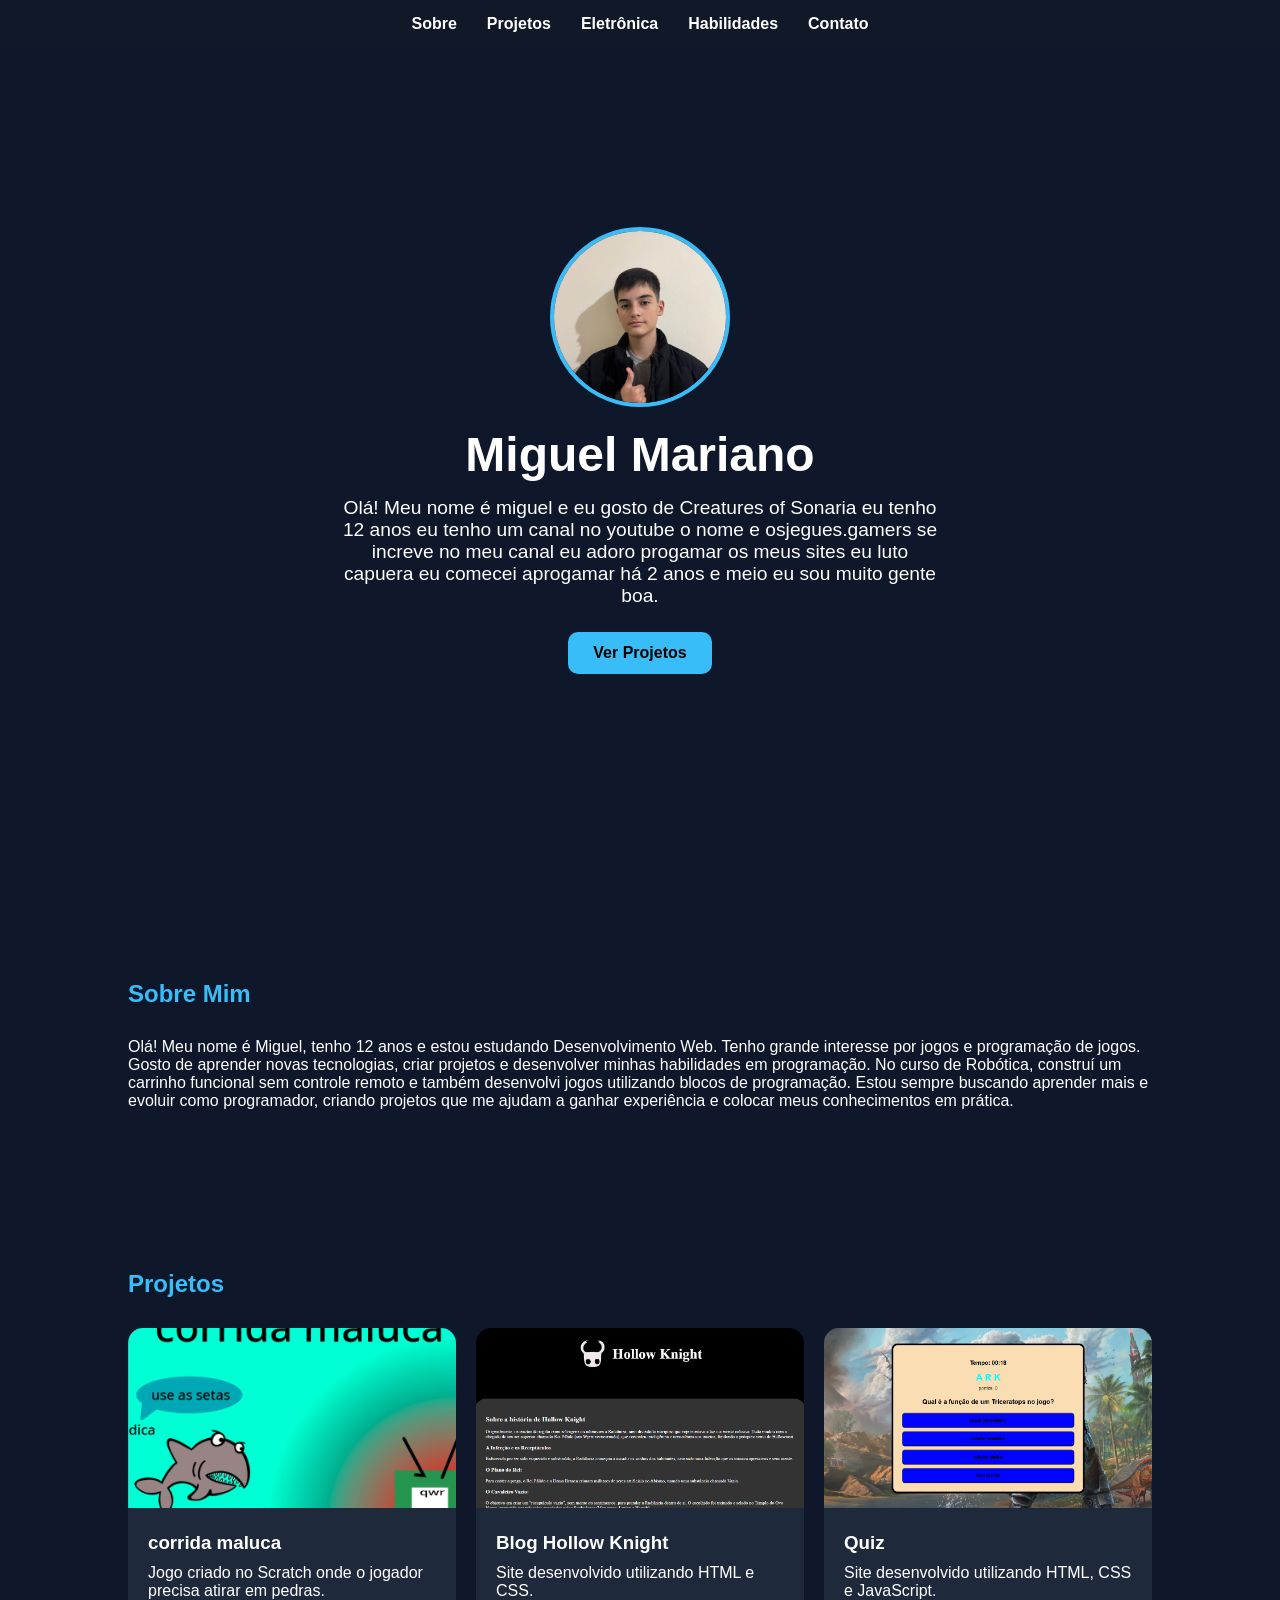
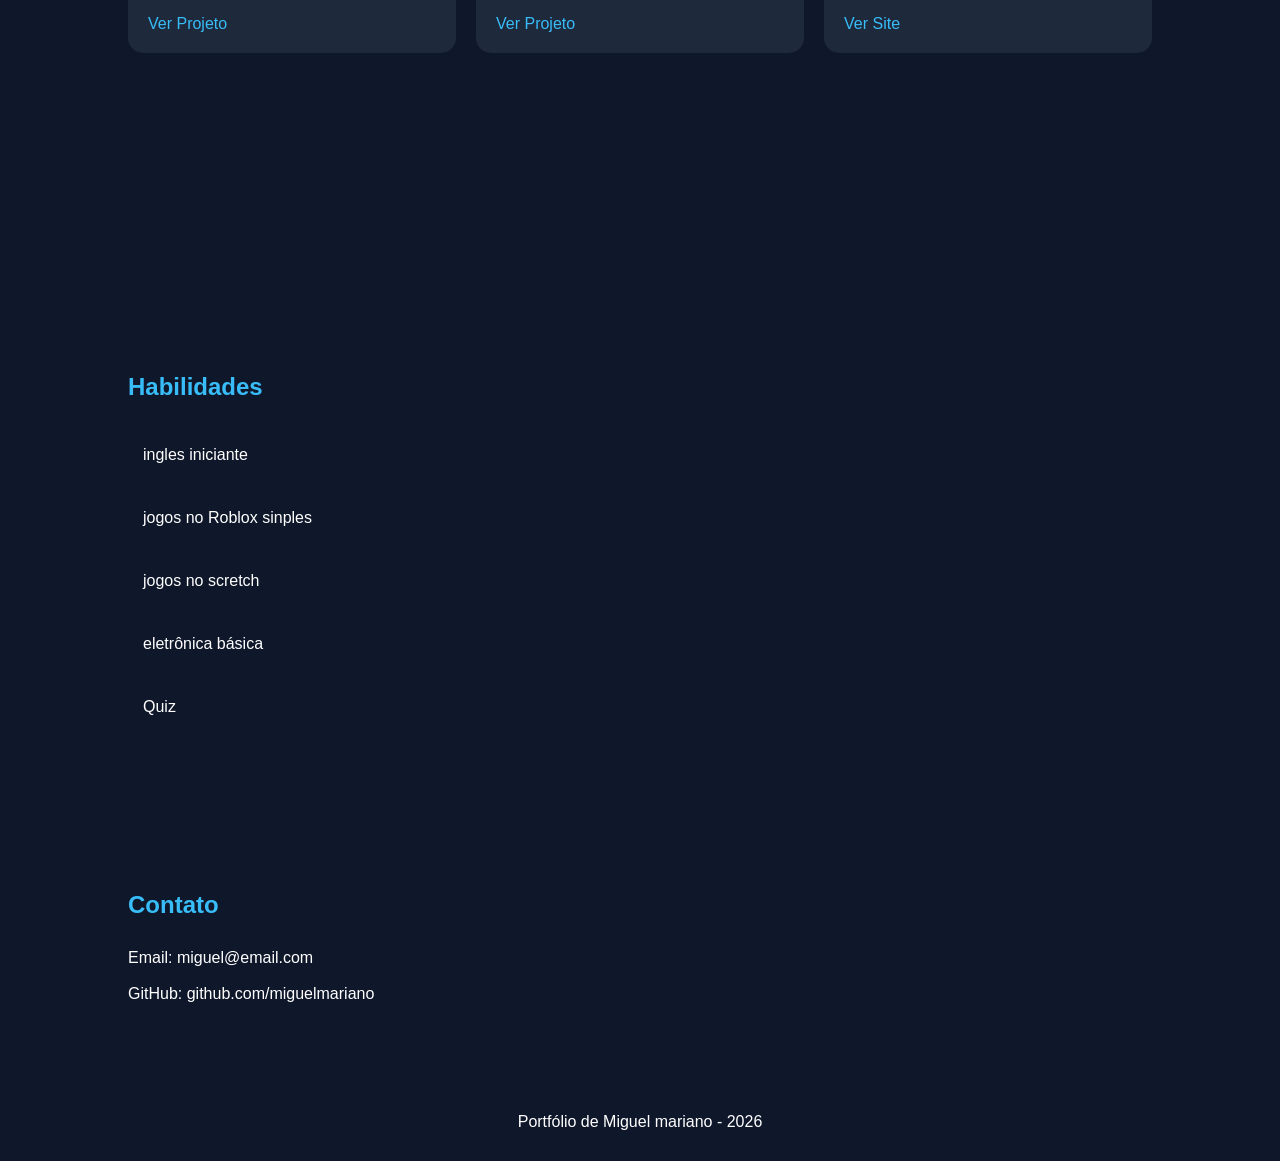
<file: index.html>
<!DOCTYPE html>
<html lang="pt-BR">
<head>
    <meta charset="UTF-8">
    <meta name="viewport" content="width=device-width, initial-scale=1.0">
    <title>Portfólio de Miguel Mariano</title>
    
    <link rel="stylesheet" href="style.css">
    
</head>
<body>
    
    <nav>
        <a href="#sobre">Sobre</a>
        <a href="#projetos">Projetos</a>
        <a href="#eletronica">Eletrônica</a>
        <a href="#habilidades">Habilidades</a>
        <a href="#contato">Contato</a>
    </nav>
    
    <header>
        
        <img src="avatar.jpeg" class="avatar">
        
        <h1>Miguel Mariano</h1>
        
        
        <p>
            Olá! Meu nome é miguel e eu gosto de Creatures of Sonaria eu tenho 12 anos eu tenho um canal no youtube
             o nome e osjegues.gamers se increve no meu canal eu adoro progamar os meus sites eu luto capuera eu 
             comecei aprogamar há 2 anos e meio eu sou muito gente boa.
        </p>

        
        <a href="#projetos" class="botao">Ver Projetos</a>
        
    </header>
    
    <section id="sobre">
        
        <h2>Sobre Mim</h2>
        
        
        <p>
            Olá! Meu nome é Miguel, tenho 12 anos e estou estudando Desenvolvimento Web.

Tenho grande interesse por jogos e programação de jogos. Gosto de aprender novas tecnologias, criar projetos e desenvolver minhas habilidades em programação.

No curso de Robótica, construí um carrinho funcional sem controle remoto e também desenvolvi jogos utilizando blocos de programação.

Estou sempre buscando aprender mais e evoluir como programador, criando projetos que me ajudam a ganhar experiência e colocar meus conhecimentos em prática.
        </p>
        
    </section>
    
    <section id="projetos">
        
        <h2>Projetos</h2>
        
        <div class="cards">
            
            
            <div class="card">
                <img src="jogo1.png">
                <div class="card-content">
                    <h3>corrida maluca</h3>
                    <p>
                        Jogo criado no Scratch onde o jogador
                        precisa atirar em pedras.
                    </p>
                    <a href="https://scratch.mit.edu/projects/1183902493">Ver Projeto</a>
                </div>
            </div>
            
            <div class="card">
                <img src="site2.png">
                <div class="card-content">
                    <h3>Blog Hollow Knight</h3>
                    <p>
                        Site desenvolvido utilizando HTML e CSS.
                    </p>
                    <a href="https://roboticaprosper.github.io/miguel-webdev/">Ver Projeto</a>
                </div>
            </div> 
            
            
            <div class="card">
                <img src="site1.png">
                <div class="card-content">
                    <h3>Quiz</h3>
                    <p>
                        Site desenvolvido utilizando HTML, CSS e JavaScript.
                    </p>
                    <a href="quizmiguel/index.html">Ver Site</a>
                </div>
            </div>
            
            

        </div>
        
    </section>
    
    <section id="eletronica">

 

</section>
            
            <section id="habilidades">
                
                <h2>Habilidades</h2>
                
                <div class="skills">
                    
                    <div class="skill">ingles iniciante</div>
                    
                    <div class="skill">jogos no Roblox sinples </div>
                    
                    <div class="skill">jogos no scretch</div>
                    
                    <div class="skill">eletrônica básica </div>
                    
                    <div class="skill">Quiz  </div>
                    
                </div>
                
            </section>
            
            <section id="contato">
                
                <h2>Contato</h2>
                
                <!-- TROQUE PELAS SUAS INFORMAÇÕES -->
                
                <p>Email: miguel@email.com</p>
                <br>
                <p>GitHub: github.com/miguelmariano</p>
                
            </section>
            
            <footer>
                <p>Portfólio de Miguel mariano - 2026</p>
            </footer>
            
        </body>
        </html>
</file>
<file: style.css>
*{
    margin:0;
    padding:0;
    box-sizing:border-box;
    font-family:Arial, Helvetica, sans-serif;
}

html{
    scroll-behavior:smooth;
}

body{
    background:#0f172a;
    color:white;
}

nav{
    position:fixed;
    width:100%;
    top:0;
    background:#111827;
    padding:15px;
    display:flex;
    justify-content:center;
    gap:30px;
    z-index:1000;
}

nav a{
    color:white;
    text-decoration:none;
    font-weight:bold;
}

nav a:hover{
    color:#38bdf8;
}

header{
    min-height:100vh;
    display:flex;
    flex-direction:column;
    justify-content:center;
    align-items:center;
    text-align:center;
    padding:20px;
}

.avatar{
    width:180px;
    height:180px;
    border-radius:50%;
    object-fit:cover;
    border:4px solid #38bdf8;
}

h1{
    margin-top:20px;
    font-size:3rem;
}

header p{
    margin-top:15px;
    font-size:1.2rem;
    max-width:600px;
}

.botao{
    margin-top:25px;
    background:#38bdf8;
    color:black;
    padding:12px 25px;
    border-radius:10px;
    text-decoration:none;
    font-weight:bold;
}

section{
    padding:80px 10%;
}

h2{
    margin-bottom:30px;
    color:#38bdf8;
}

.cards{
    display:grid;
    grid-template-columns:repeat(auto-fit,minmax(280px,1fr));
    gap:20px;
}

.card{
    background:#1e293b;
    border-radius:15px;
    overflow:hidden;
    transition:0.3s;
}

.card:hover{
    transform:translateY(-5px);
}

.card img{
    width:100%;
    height:180px;
    object-fit:cover;
}

.card-content{
    padding:20px;
}

.card h3{
    margin-bottom:10px;
}

.card a{
    display:inline-block;
    margin-top:15px;
    color:#38bdf8;
    text-decoration:none;
}

.galeria{
    display:grid;
    grid-template-columns:repeat(auto-fit,minmax(250px,1fr));
    gap:20px;
}

.galeria img{
    width:100%;
    border-radius:10px;
}

.skills{
    display:grid;
    gap:15px;
}

.skill{
    background:000000;
    padding:15px;
    border-radius:10px;
}

footer{
    text-align:center;
    padding:30px;
    background:000000;
}

@media (max-width: 600px){

    nav{
        justify-content:flex-start;
        overflow-x:auto;
        gap:20px;
        padding:15px;
    }

    nav::-webkit-scrollbar{
        display:none;
    }

    nav a{
        white-space:nowrap;
        font-size:0.9rem;
    }

    h1{
        font-size:2rem;
    }

    header p{
        font-size:1rem;
    }

    section{
        padding:60px 5%;
    }

    .avatar{
        width:140px;
        height:140px;
    }

    .cards{
        grid-template-columns:1fr;
    }

}
</file>
